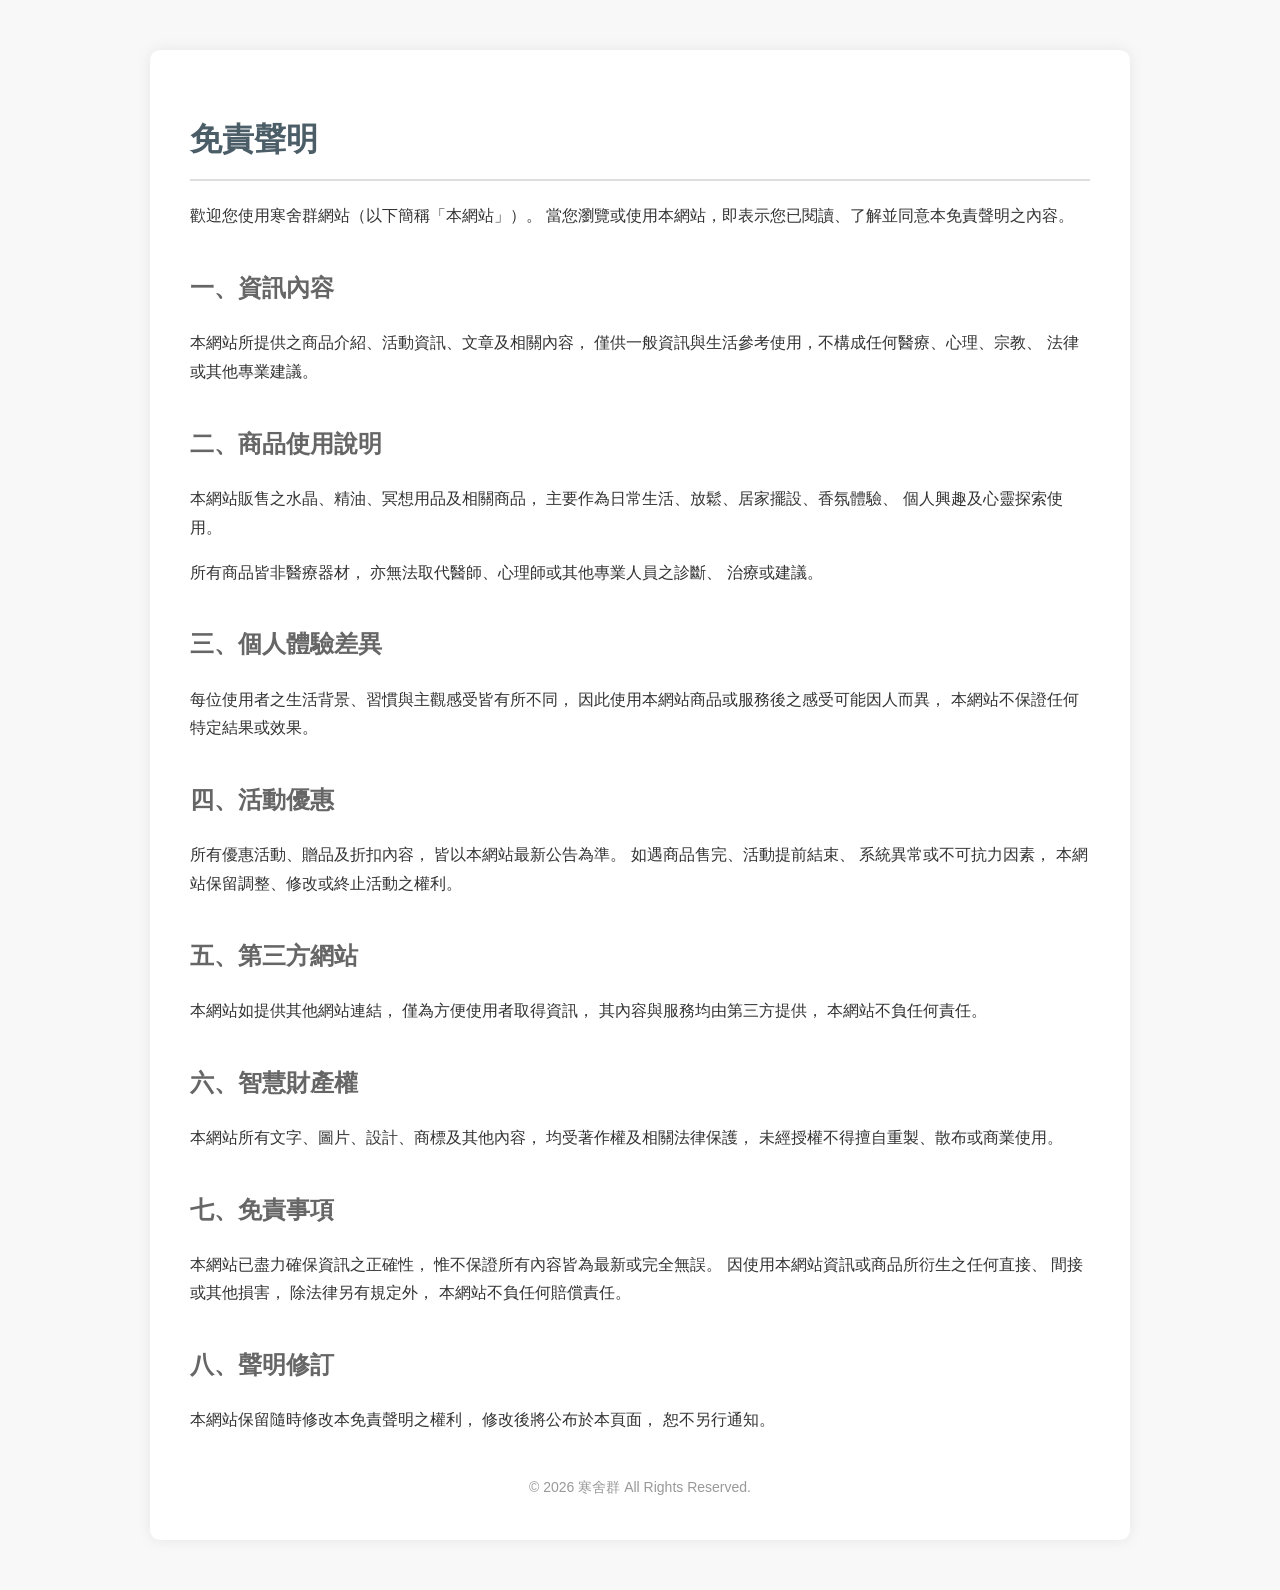
<file: disclaimer.html>
<!DOCTYPE html>
<html lang="zh-Hant">
<head>
<!-- Google Tag Manager -->
<script>(function(w,d,s,l,i){w[l]=w[l]||[];w[l].push({'gtm.start':
new Date().getTime(),event:'gtm.js'});var f=d.getElementsByTagName(s)[0],
j=d.createElement(s),dl=l!='dataLayer'?'&l='+l:'';j.async=true;j.src=
'https://www.googletagmanager.com/gtm.js?id='+i+dl;f.parentNode.insertBefore(j,f);
})(window,document,'script','dataLayer','GTM-NV8D6PT2');</script>
<!-- End Google Tag Manager -->
<script>
  window.dataLayer = window.dataLayer || [];
  window.dataLayer.push({
    event: 'gtm_debug_init',
    page_title: document.title,
    page_path: location.pathname
  });
</script>
<noscript><iframe src="https://www.googletagmanager.com/ns.html?id=GTM-NV8D6PT2"
height="0" width="0" style="display:none;visibility:hidden"></iframe></noscript>
<meta charset="UTF-8">
<meta name="viewport" content="width=device-width, initial-scale=1.0">
<title>免責聲明｜寒舍群</title>

<style>
body{
    font-family:"Microsoft JhengHei",sans-serif;
    background:#f8f8f8;
    margin:0;
    line-height:1.8;
    color:#333;
}
.container{
    max-width:900px;
    margin:50px auto;
    background:#fff;
    padding:40px;
    border-radius:10px;
    box-shadow:0 0 15px rgba(0,0,0,.08);
}
h1{
    color:#4b5d67;
    border-bottom:2px solid #ddd;
    padding-bottom:10px;
}
h2{
    margin-top:35px;
    color:#666;
}
footer{
    margin-top:40px;
    text-align:center;
    color:#999;
    font-size:14px;
}
</style>

</head>
<body>

<div class="container">

<h1>免責聲明</h1>

<p>
歡迎您使用寒舍群網站（以下簡稱「本網站」）。
當您瀏覽或使用本網站，即表示您已閱讀、了解並同意本免責聲明之內容。
</p>

<h2>一、資訊內容</h2>

<p>
本網站所提供之商品介紹、活動資訊、文章及相關內容，
僅供一般資訊與生活參考使用，不構成任何醫療、心理、宗教、
法律或其他專業建議。
</p>

<h2>二、商品使用說明</h2>

<p>
本網站販售之水晶、精油、冥想用品及相關商品，
主要作為日常生活、放鬆、居家擺設、香氛體驗、
個人興趣及心靈探索使用。
</p>

<p>
所有商品皆非醫療器材，
亦無法取代醫師、心理師或其他專業人員之診斷、
治療或建議。
</p>

<h2>三、個人體驗差異</h2>

<p>
每位使用者之生活背景、習慣與主觀感受皆有所不同，
因此使用本網站商品或服務後之感受可能因人而異，
本網站不保證任何特定結果或效果。
</p>

<h2>四、活動優惠</h2>

<p>
所有優惠活動、贈品及折扣內容，
皆以本網站最新公告為準。
如遇商品售完、活動提前結束、
系統異常或不可抗力因素，
本網站保留調整、修改或終止活動之權利。
</p>

<h2>五、第三方網站</h2>

<p>
本網站如提供其他網站連結，
僅為方便使用者取得資訊，
其內容與服務均由第三方提供，
本網站不負任何責任。
</p>

<h2>六、智慧財產權</h2>

<p>
本網站所有文字、圖片、設計、商標及其他內容，
均受著作權及相關法律保護，
未經授權不得擅自重製、散布或商業使用。
</p>

<h2>七、免責事項</h2>

<p>
本網站已盡力確保資訊之正確性，
惟不保證所有內容皆為最新或完全無誤。
因使用本網站資訊或商品所衍生之任何直接、
間接或其他損害，
除法律另有規定外，
本網站不負任何賠償責任。
</p>

<h2>八、聲明修訂</h2>

<p>
本網站保留隨時修改本免責聲明之權利，
修改後將公布於本頁面，
恕不另行通知。
</p>

<footer>

© 2026 寒舍群 All Rights Reserved.

</footer>

</div>

</body>
</html>
</file>
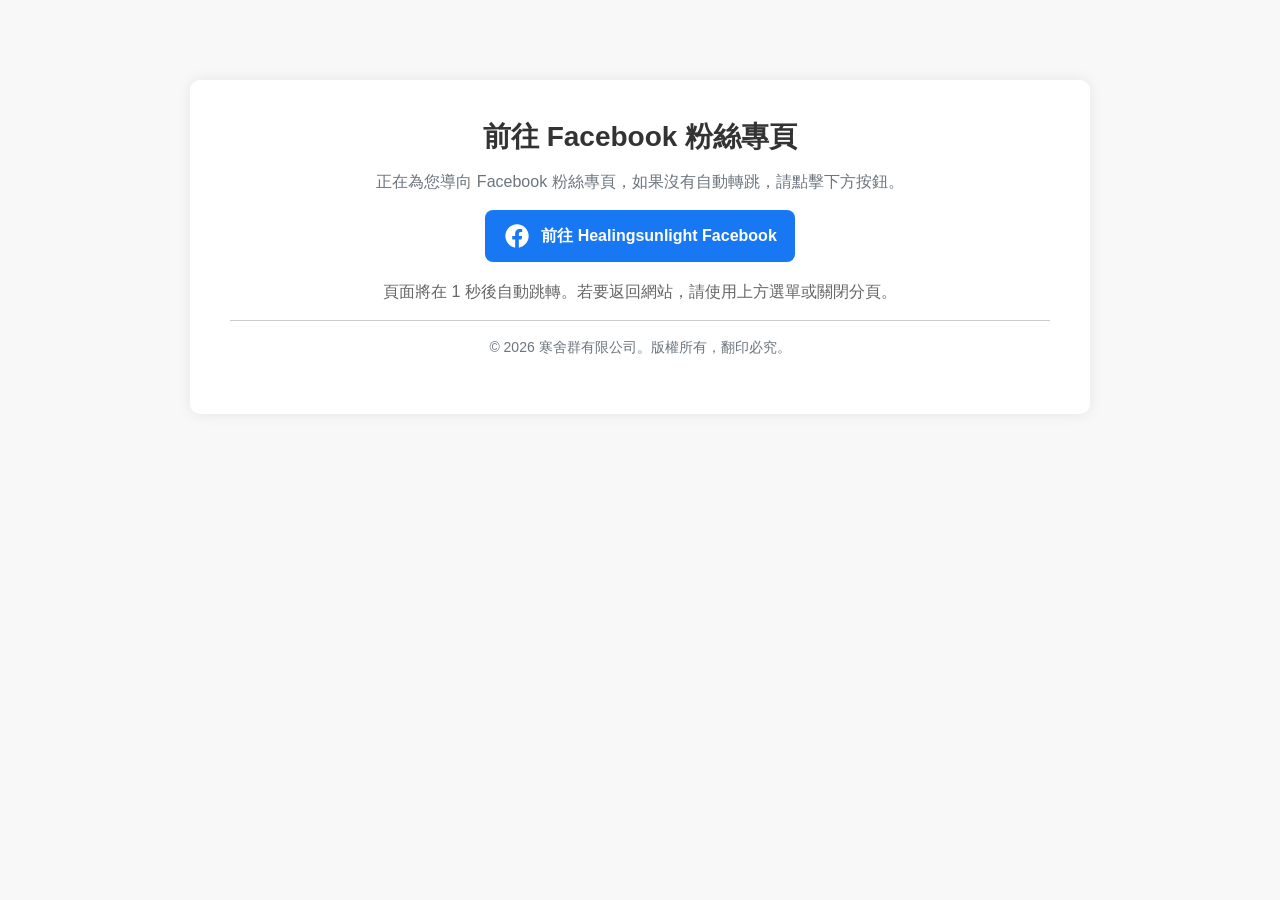
<file: fb.html>
<!doctype html>
<html lang="zh-Hant">
<head>
  <!-- Google Tag Manager -->
  <script>(function(w,d,s,l,i){w[l]=w[l]||[];w[l].push({'gtm.start':
  new Date().getTime(),event:'gtm.js'});var f=d.getElementsByTagName(s)[0],
  j=d.createElement(s),dl=l!='dataLayer'?'&l='+l:'';j.async=true;j.src=
  'https://www.googletagmanager.com/gtm.js?id='+i+dl;f.parentNode.insertBefore(j,f);
  })(window,document,'script','dataLayer','GTM-NV8D6PT2');</script>
  <!-- End Google Tag Manager -->
  <script>
    window.dataLayer = window.dataLayer || [];
    window.dataLayer.push({
      event: 'gtm_debug_init',
      page_title: document.title,
      page_path: location.pathname
    });
  </script>
  <noscript><iframe src="https://www.googletagmanager.com/ns.html?id=GTM-NV8D6PT2"
  height="0" width="0" style="display:none;visibility:hidden"></iframe></noscript>
  <meta charset="utf-8">
  <meta name="viewport" content="width=device-width, initial-scale=1">
  <title>前往 Facebook｜寒舍群</title>
  <!-- Auto-redirect to external Facebook page after 1 second -->
  <meta http-equiv="refresh" content="1;url=https://www.facebook.com/healingsunlight/">
  <link href="https://cdn.jsdelivr.net/npm/bootstrap@5.3.3/dist/css/bootstrap.min.css" rel="stylesheet">
  <style>
    body{font-family:"Microsoft JhengHei",sans-serif;background:#f8f8f8;color:#333;margin:0}
    .container{max-width:900px;margin:80px auto;background:#fff;padding:40px;border-radius:10px;box-shadow:0 0 15px rgba(0,0,0,.08)}
    .fb-btn{display:inline-flex;align-items:center;gap:10px;padding:12px 18px;background:#1877f2;color:white;border-radius:8px;text-decoration:none;font-weight:600}
    .fb-logo{width:28px;height:28px}
    .note{margin-top:18px;color:#666}
  </style>
</head>
<body>
  <div class="container text-center">
    <h1 class="h3 fw-bold">前往 Facebook 粉絲專頁</h1>
    <p class="mt-3 text-secondary">正在為您導向 Facebook 粉絲專頁，如果沒有自動轉跳，請點擊下方按鈕。</p>

    <a class="fb-btn" href="https://www.facebook.com/healingsunlight/" target="_blank" rel="noopener noreferrer">
      <!-- Simple Facebook SVG icon -->
      <svg class="fb-logo" viewBox="0 0 24 24" xmlns="http://www.w3.org/2000/svg" fill="currentColor" aria-hidden="true">
        <path d="M22 12.073C22 6.477 17.523 2 12 2S2 6.477 2 12.073C2 17.087 5.656 21.128 10.438 21.998v-6.987H7.898v-2.938h2.54V9.845c0-2.506 1.492-3.89 3.777-3.89 1.095 0 2.238.195 2.238.195v2.46h-1.26c-1.242 0-1.63.771-1.63 1.562v1.875h2.773l-.443 2.938h-2.33v6.987C18.344 21.128 22 17.087 22 12.073z"/>
      </svg>
      前往 Healingsunlight Facebook
    </a>

    <p class="note">頁面將在 1 秒後自動跳轉。若要返回網站，請使用上方選單或關閉分頁。</p>

    <hr>
    <p class="small text-secondary">© 2026 寒舍群有限公司。版權所有，翻印必究。</p>
  </div>
  <script src="https://cdn.jsdelivr.net/npm/bootstrap@5.3.3/dist/js/bootstrap.bundle.min.js"></script>
</body>
</html>
</file>
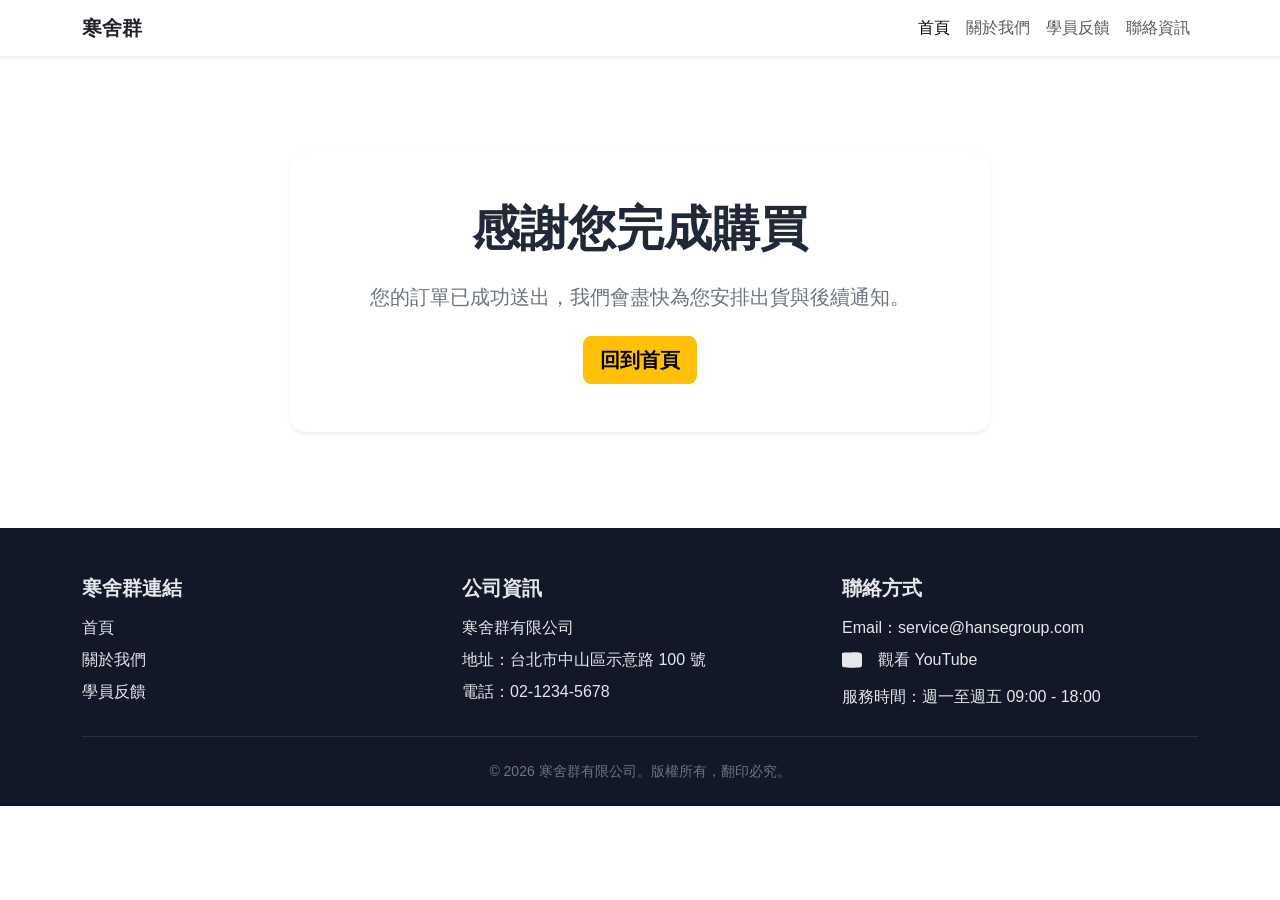
<file: goal.html>
<!doctype html>
<html lang="zh-Hant">
<head>
	<!-- Google Tag Manager -->
	<script>(function(w,d,s,l,i){w[l]=w[l]||[];w[l].push({'gtm.start':
	new Date().getTime(),event:'gtm.js'});var f=d.getElementsByTagName(s)[0],
	j=d.createElement(s),dl=l!='dataLayer'?'&l='+l:'';j.async=true;j.src=
	'https://www.googletagmanager.com/gtm.js?id='+i+dl;f.parentNode.insertBefore(j,f);
	})(window,document,'script','dataLayer','GTM-NV8D6PT2');</script>
	<!-- End Google Tag Manager -->
	<script>
		window.dataLayer = window.dataLayer || [];
		window.dataLayer.push({
			event: 'gtm_debug_init',
			page_title: document.title,
			page_path: location.pathname
		});
	</script>
	<noscript><iframe src="https://www.googletagmanager.com/ns.html?id=GTM-NV8D6PT2"
	height="0" width="0" style="display:none;visibility:hidden"></iframe></noscript>
	<meta charset="utf-8">
	<meta name="viewport" content="width=device-width, initial-scale=1">
	<title>寒舍群 - 網站初版</title>
	<link href="https://cdn.jsdelivr.net/npm/bootstrap@5.3.3/dist/css/bootstrap.min.css" rel="stylesheet">
	<link href="css/custom.css" rel="stylesheet">
</head>
<body>
	<nav class="navbar navbar-expand-lg sticky-top shadow-sm">
		<div class="container">
			<a class="navbar-brand fw-bold text-dark" href="#top">寒舍群</a>
			<button class="navbar-toggler" type="button" data-bs-toggle="collapse" data-bs-target="#mainNav" aria-controls="mainNav" aria-expanded="false" aria-label="切換選單">
				<span class="navbar-toggler-icon"></span>
			</button>
			<div class="collapse navbar-collapse" id="mainNav">
				<ul class="navbar-nav ms-auto mb-2 mb-lg-0">
					<li class="nav-item"><a class="nav-link active" href="#top">首頁</a></li>
					<li class="nav-item"><a class="nav-link" href="#about">關於我們</a></li>
					<li class="nav-item"><a class="nav-link" href="#reviews">學員反饋</a></li>
					<li class="nav-item"><a class="nav-link" href="#footer">聯絡資訊</a></li>
				</ul>
			</div>
		</div>
	</nav>

	<main id="top">
		<section class="py-5">
			<div class="container py-5">
				<div class="bg-white rounded-4 shadow-sm p-5 text-center" style="max-width: 700px; margin: 0 auto;">
					<h1 class="display-5 fw-bold mb-4">感謝您完成購買</h1>
					<p class="fs-5 text-secondary mb-4">您的訂單已成功送出，我們會盡快為您安排出貨與後續通知。</p>
					<a href="https://kc91111075-hub.github.io/Maditation_202606/" class="btn btn-warning btn-lg fw-semibold">回到首頁</a>
				</div>
			</div>
		</section>
	</main>

	<footer id="footer" class="footer-area pt-5 pb-4">
		<div class="container">
			<div class="row g-4">
				<div class="col-md-4">
					<h3 class="h5 fw-bold mb-3">寒舍群連結</h3>
					<ul class="list-unstyled mb-0">
						<li class="mb-2"><a href="#top">首頁</a></li>
						<li class="mb-2"><a href="#about">關於我們</a></li>
						<li class="mb-2"><a href="#reviews">學員反饋</a></li>
					</ul>
				</div>
				<div class="col-md-4">
					<h3 class="h5 fw-bold mb-3">公司資訊</h3>
					<p class="mb-2">寒舍群有限公司</p>
					<p class="mb-2">地址：台北市中山區示意路 100 號</p>
					<p class="mb-0">電話：02-1234-5678</p>
				</div>
				<div class="col-md-4">
					<h3 class="h5 fw-bold mb-3">聯絡方式</h3>
					<p class="mb-2">Email：service@hansegroup.com</p>
					<p class="mb-2 footer-social">
						<a href="https://www.youtube.com/watch?v=Njrgza6hs1A" target="_blank" rel="noopener noreferrer">
							<svg xmlns="http://www.w3.org/2000/svg" width="20" height="20" fill="currentColor" viewBox="0 0 16 16" class="me-2">
								<path d="M8.051 1.999h-.002C3.474 1.99 1.005 2.026.027 2.357A1.88 1.88 0 0 0 0 3.91v8.182c0 .833.516 1.566 1.345 1.75 1.031.247 4.093.324 6.736.324 2.645 0 5.707-.077 6.737-.324A1.88 1.88 0 0 0 16 12.092V3.91a1.88 1.88 0 0 0-1.345-1.75c-1.03-.247-4.092-.324-6.737-.323z"/>
								<path d="M6.635 5.139a.5.5 0 0 1 .765-.424l3.096 1.93a.5.5 0 0 1 0 .848l-3.096 1.93a.5.5 0 0 1-.765-.424V5.14z"/>
							</svg>
							<span>觀看 YouTube</span>
						</a>
					</p>
					<p class="mb-0">服務時間：週一至週五 09:00 - 18:00</p>
				</div>
			</div>
			<hr class="border-secondary my-4">
			<div class="text-center small text-secondary">© 2026 寒舍群有限公司。版權所有，翻印必究。</div>
		</div>
	</footer>

	<script src="https://cdn.jsdelivr.net/npm/bootstrap@5.3.3/dist/js/bootstrap.bundle.min.js"></script>
	<script>
		window.dataLayer = window.dataLayer || [];
		window.dataLayer.push({
			event: 'purchase',
			ecommerce: {
				transaction_id: 'ORDER-20260824-001',
				value: 2990,
				currency: 'TWD',
				items: [{
					item_id: 'course-001',
					item_name: '寒舍群課程',
					quantity: 1,
					price: 2990
				}]
			}
		});
	</script>
</body>
</html>
</file>
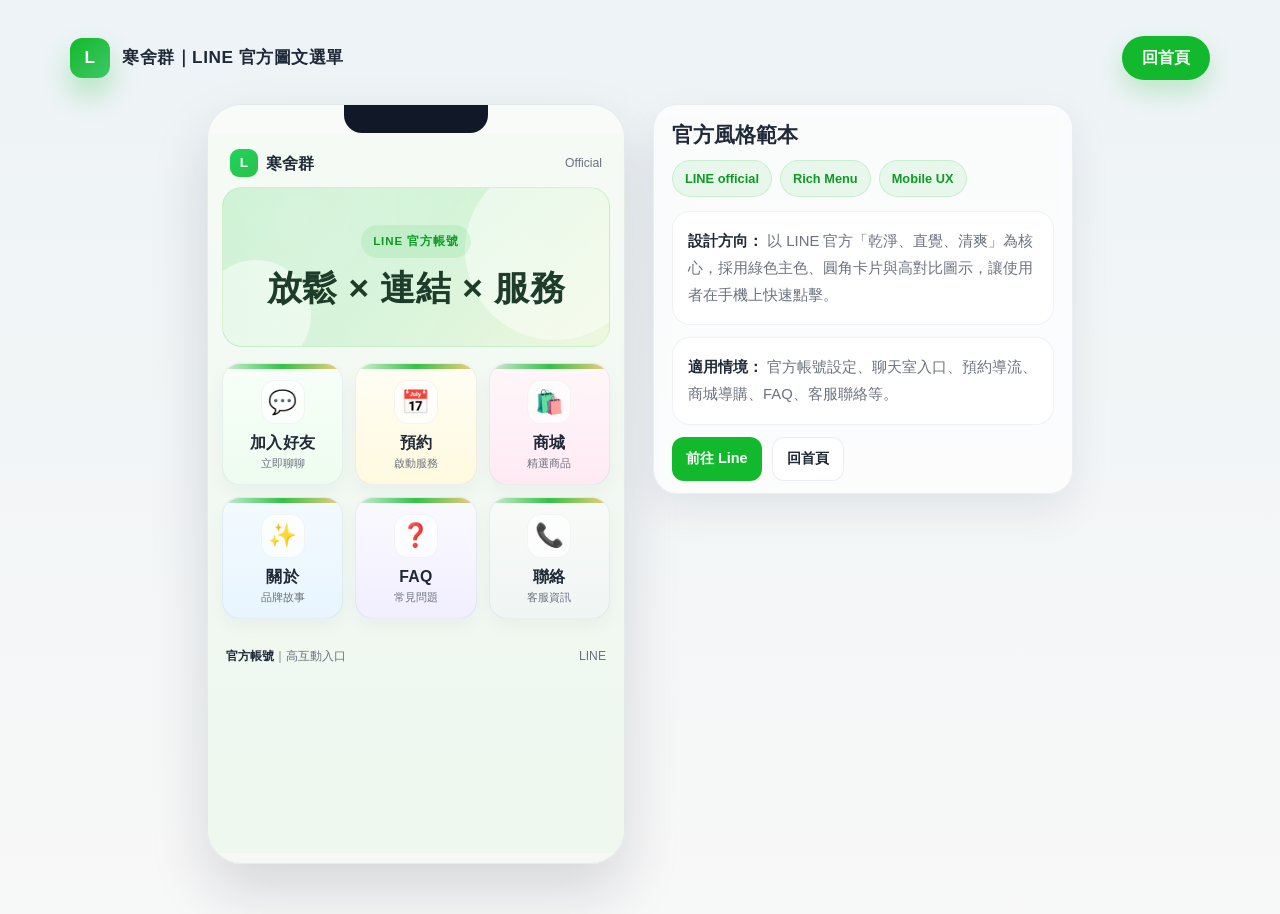
<file: line-rich-menu.html>
<!doctype html>
<html lang="zh-Hant">
<head>
  <meta charset="utf-8">
  <meta name="viewport" content="width=device-width, initial-scale=1">
  <title>LINE 官方圖文選單｜寒舍群</title>
  <link href="https://cdn.jsdelivr.net/npm/bootstrap@5.3.3/dist/css/bootstrap.min.css" rel="stylesheet">
  <style>
    :root {
      --bg: #f3f6f8;
      --surface: #ffffff;
      --surface-soft: #f6f9f7;
      --line-green: #12b92c;
      --line-green-deep: #0e9b25;
      --line-green-soft: #e9f7ea;
      --green-2: #71d287;
      --amber: #f8cf5c;
      --amber-soft: #fff7cf;
      --pink: #ff8eb8;
      --pink-soft: #ffeaf3;
      --sky: #58b6ff;
      --sky-soft: #e6f4ff;
      --purple: #9b88ff;
      --purple-soft: #f0ebff;
      --text: #1f2937;
      --text-muted: #6b7280;
      --shadow: 0 28px 60px rgba(15, 23, 42, 0.14);
      --radius: 34px;
    }

    * { box-sizing: border-box; }

    body {
      margin: 0;
      min-height: 100vh;
      display: flex;
      align-items: center;
      justify-content: center;
      background: linear-gradient(180deg, #edf3f6 0%, #f8f8f8 100%);
      font-family: "Microsoft JhengHei", "PingFang TC", "Noto Sans TC", sans-serif;
      color: var(--text);
    }

    .page-shell {
      width: min(1180px, calc(100vw - 30px));
      padding: 36px 20px 50px;
    }

    .topbar {
      display: flex;
      align-items: center;
      justify-content: space-between;
      gap: 16px;
      margin-bottom: 24px;
      flex-wrap: wrap;
    }

    .brand {
      display: inline-flex;
      align-items: center;
      gap: 12px;
      font-weight: 800;
      letter-spacing: 0.03em;
      font-size: 1.08rem;
    }

    .brand-badge {
      width: 40px;
      height: 40px;
      border-radius: 12px;
      background: linear-gradient(135deg, var(--line-green), #3ec868);
      display: grid;
      place-items: center;
      color: #fff;
      font-weight: 900;
      box-shadow: 0 16px 28px rgba(18, 185, 44, 0.28);
    }

    .home-link {
      display: inline-flex;
      align-items: center;
      justify-content: center;
      padding: 10px 20px;
      border-radius: 999px;
      background: var(--line-green);
      color: #fff;
      text-decoration: none;
      font-weight: 700;
      box-shadow: 0 12px 24px rgba(18, 185, 44, 0.22);
    }

    .preview-wrap {
      display: flex;
      justify-content: center;
      align-items: flex-start;
      gap: 28px;
      flex-wrap: wrap;
    }

    .phone {
      width: 418px;
      max-width: 100%;
      min-height: 760px;
      border-radius: var(--radius);
      background: linear-gradient(180deg, #f9fbf9 0%, #f5f8f5 100%);
      border: 1px solid rgba(100, 116, 139, 0.12);
      box-shadow: var(--shadow);
      overflow: hidden;
      position: relative;
    }

    .notch {
      width: 144px;
      height: 28px;
      border-radius: 0 0 18px 18px;
      background: #111827;
      margin: 0 auto;
      position: relative;
      z-index: 3;
    }

    .screen {
      padding: 12px 14px 16px;
      background: linear-gradient(180deg, #f5faf5 0%, #eef8ef 100%);
      min-height: 720px;
    }

    .header {
      display: flex;
      align-items: center;
      justify-content: space-between;
      padding: 4px 8px 10px;
    }

    .header .left {
      display: flex;
      align-items: center;
      gap: 8px;
      font-weight: 800;
      font-size: 1.02rem;
    }

    .line-mini {
      width: 28px;
      height: 28px;
      border-radius: 9px;
      background: linear-gradient(135deg, #1dd65a, #2dbf4b);
      display: grid;
      place-items: center;
      color: #fff;
      font-size: 0.85rem;
      font-weight: 900;
    }

    .header .right {
      font-size: 0.76rem;
      color: var(--text-muted);
    }

    .cover {
      height: 160px;
      border-radius: 20px;
      background:
        linear-gradient(135deg, rgba(18,185,44,0.18), rgba(228,248,230,0.6)),
        radial-gradient(circle at 20% 20%, rgba(255,255,255,0.9), rgba(255,255,255,0)),
        linear-gradient(135deg, #e9fff0 0%, #d9f7dc 46%, #fff6cf 100%);
      border: 1px solid rgba(18,185,44,0.08);
      position: relative;
      overflow: hidden;
      display: flex;
      align-items: center;
      justify-content: center;
      margin-bottom: 16px;
    }

    .cover::before,
    .cover::after {
      content: "";
      position: absolute;
      border-radius: 50%;
      background: rgba(255,255,255,0.5);
    }

    .cover::before {
      width: 180px;
      height: 180px;
      right: -36px;
      top: -28px;
    }

    .cover::after {
      width: 110px;
      height: 110px;
      left: -22px;
      bottom: -24px;
    }

    .cover-content {
      position: relative;
      text-align: center;
      z-index: 1;
    }

    .cover-badge {
      display: inline-flex;
      padding: 8px 12px;
      border-radius: 999px;
      background: rgba(18,185,44,0.1);
      color: var(--line-green-deep);
      font-size: 0.72rem;
      font-weight: 800;
      letter-spacing: 0.08em;
      margin-bottom: 10px;
    }

    .cover-title {
      font-size: clamp(1.7rem, 3vw, 2.2rem);
      font-weight: 900;
      line-height: 1.15;
      margin: 0;
      letter-spacing: 0.02em;
      color: #1d3d2a;
    }

    .menu-grid {
      display: grid;
      grid-template-columns: repeat(3, minmax(0, 1fr));
      gap: 12px;
    }

    .tile {
      position: relative;
      padding: 16px 12px 12px;
      border-radius: 18px;
      min-height: 110px;
      border: 1px solid rgba(148, 163, 184, 0.15);
      text-decoration: none;
      color: var(--text);
      display: flex;
      align-items: center;
      justify-content: center;
      flex-direction: column;
      text-align: center;
      box-shadow: 0 8px 18px rgba(15, 23, 42, 0.04);
      transition: transform 0.18s ease, box-shadow 0.18s ease;
      overflow: hidden;
    }

    .tile:hover {
      transform: translateY(-3px);
      box-shadow: 0 16px 28px rgba(15, 23, 42, 0.08);
      text-decoration: none;
      color: var(--text);
    }

    .tile::before {
      content: "";
      position: absolute;
      inset: 0 0 auto 0;
      height: 5px;
      background: linear-gradient(90deg, rgba(18,185,44,0.18), rgba(18,185,44,0.86), rgba(246,186,74,0.7));
    }

    .tile--green { background: linear-gradient(180deg, #f7fff8 0%, #eefcf0 100%); }
    .tile--amber { background: linear-gradient(180deg, #fffef5 0%, #fff9df 100%); }
    .tile--pink { background: linear-gradient(180deg, #fff7fa 0%, #ffeaf4 100%); }
    .tile--sky { background: linear-gradient(180deg, #f3faff 0%, #e8f5ff 100%); }
    .tile--purple { background: linear-gradient(180deg, #fbf9ff 0%, #f1efff 100%); }
    .tile--gray { background: linear-gradient(180deg, #f8fbf8 0%, #f0f4f3 100%); }

    .tile-icon {
      width: 44px;
      height: 44px;
      border-radius: 14px;
      display: grid;
      place-items: center;
      font-size: 1.45rem;
      background: rgba(255,255,255,0.72);
      box-shadow: inset 0 0 0 1px rgba(15, 23, 42, 0.04);
      margin-bottom: 8px;
    }

    .tile-name {
      font-weight: 800;
      letter-spacing: 0.02em;
      font-size: 0.99rem;
      line-height: 1.4;
    }

    .tile-note {
      font-size: 0.7rem;
      color: var(--text-muted);
      margin-top: 2px;
      line-height: 1.4;
    }

    .meta {
      margin-top: 22px;
      display: flex;
      align-items: center;
      justify-content: space-between;
      gap: 12px;
      padding: 6px 4px 0;
      font-size: 0.76rem;
      color: var(--text-muted);
    }

    .meta strong {
      color: var(--text);
    }

    .notes-panel {
      width: min(420px, 100%);
      padding: 18px 18px 12px;
      background: rgba(255,255,255,0.7);
      border: 1px solid rgba(148,163,184,0.16);
      border-radius: 24px;
      box-shadow: 0 16px 40px rgba(15, 23, 42, 0.08);
      backdrop-filter: blur(6px);
    }

    .notes-panel h2 {
      margin: 0 0 12px;
      font-size: 1.3rem;
      font-weight: 900;
    }

    .chips {
      display: flex;
      flex-wrap: wrap;
      gap: 8px;
      margin-bottom: 14px;
    }

    .chip {
      padding: 8px 12px;
      border-radius: 999px;
      background: rgba(18,185,44,0.08);
      color: var(--line-green-deep);
      border: 1px solid rgba(18,185,44,0.15);
      font-weight: 700;
      font-size: 0.8rem;
    }

    .info-block {
      background: #fff;
      border: 1px solid rgba(148,163,184,0.15);
      border-radius: 18px;
      padding: 16px 15px;
      margin-bottom: 12px;
    }

    .info-block p {
      margin: 0;
      line-height: 1.8;
      color: var(--text-muted);
      font-size: 0.93rem;
    }

    .info-block strong {
      color: var(--text);
    }

    .btn-row {
      display: flex;
      flex-wrap: wrap;
      gap: 10px;
      margin-top: 10px;
    }

    .mini-btn {
      display: inline-flex;
      align-items: center;
      justify-content: center;
      padding: 10px 14px;
      border-radius: 12px;
      text-decoration: none;
      font-weight: 700;
      font-size: 0.9rem;
    }

    .mini-btn.primary {
      background: var(--line-green);
      color: #fff;
    }

    .mini-btn.secondary {
      background: #fff;
      border: 1px solid rgba(148,163,184,0.2);
      color: var(--text);
    }

    @media (max-width: 820px) {
      .notes-panel { width: 100%; }
      .preview-wrap { gap: 18px; }
      .page-shell { padding-top: 20px; }
    }
  </style>
</head>
<body>
  <div class="page-shell">
    <div class="topbar">
      <div class="brand">
        <span class="brand-badge">L</span>
        <span>寒舍群｜LINE 官方圖文選單</span>
      </div>
      <a class="home-link" href="index.html">回首頁</a>
    </div>

    <div class="preview-wrap">
      <div class="phone" aria-label="LINE rich menu mockup preview">
        <div class="notch"></div>
        <div class="screen">
          <div class="header">
            <div class="left">
              <span class="line-mini">L</span>
              <span>寒舍群</span>
            </div>
            <div class="right">Official</div>
          </div>

          <div class="cover">
            <div class="cover-content">
              <div class="cover-badge">LINE 官方帳號</div>
              <h1 class="cover-title">放鬆 × 連結 × 服務</h1>
            </div>
          </div>

          <div class="menu-grid">
            <a class="tile tile--green" href="https://lin.ee/pW8Sw2F" target="_blank" rel="noopener noreferrer">
              <div class="tile-icon">💬</div>
              <div class="tile-name">加入好友</div>
              <div class="tile-note">立即聊聊</div>
            </a>

            <a class="tile tile--amber" href="https://docs.google.com/forms/d/e/1FAIpQLSeCOQFdVwTcO2GMFBZGq_Jwo10uvlZ6RrZistFbFv9buNhlJA/viewform" target="_blank" rel="noopener noreferrer">
              <div class="tile-icon">📅</div>
              <div class="tile-name">預約</div>
              <div class="tile-note">啟動服務</div>
            </a>

            <a class="tile tile--pink" href="goal.html" target="_blank" rel="noopener noreferrer">
              <div class="tile-icon">🛍️</div>
              <div class="tile-name">商城</div>
              <div class="tile-note">精選商品</div>
            </a>

            <a class="tile tile--sky" href="index.html#about" target="_blank" rel="noopener noreferrer">
              <div class="tile-icon">✨</div>
              <div class="tile-name">關於</div>
              <div class="tile-note">品牌故事</div>
            </a>

            <a class="tile tile--purple" href="disclaimer.html" target="_blank" rel="noopener noreferrer">
              <div class="tile-icon">❓</div>
              <div class="tile-name">FAQ</div>
              <div class="tile-note">常見問題</div>
            </a>

            <a class="tile tile--gray" href="index.html#footer" target="_blank" rel="noopener noreferrer">
              <div class="tile-icon">📞</div>
              <div class="tile-name">聯絡</div>
              <div class="tile-note">客服資訊</div>
            </a>
          </div>

          <div class="meta">
            <span><strong>官方帳號</strong>｜高互動入口</span>
            <span>LINE</span>
          </div>
        </div>
      </div>

      <aside class="notes-panel">
        <h2>官方風格範本</h2>
        <div class="chips">
          <span class="chip">LINE official</span>
          <span class="chip">Rich Menu</span>
          <span class="chip">Mobile UX</span>
        </div>

        <div class="info-block">
          <p><strong>設計方向：</strong> 以 LINE 官方「乾淨、直覺、清爽」為核心，採用綠色主色、圓角卡片與高對比圖示，讓使用者在手機上快速點擊。</p>
        </div>

        <div class="info-block">
          <p><strong>適用情境：</strong> 官方帳號設定、聊天室入口、預約導流、商城導購、FAQ、客服聯絡等。</p>
        </div>

        <div class="btn-row">
          <a class="mini-btn primary" href="https://lin.ee/pW8Sw2F" target="_blank" rel="noopener noreferrer">前往 Line</a>
          <a class="mini-btn secondary" href="index.html">回首頁</a>
        </div>
      </aside>
    </div>
  </div>
</body>
</html>
</file>
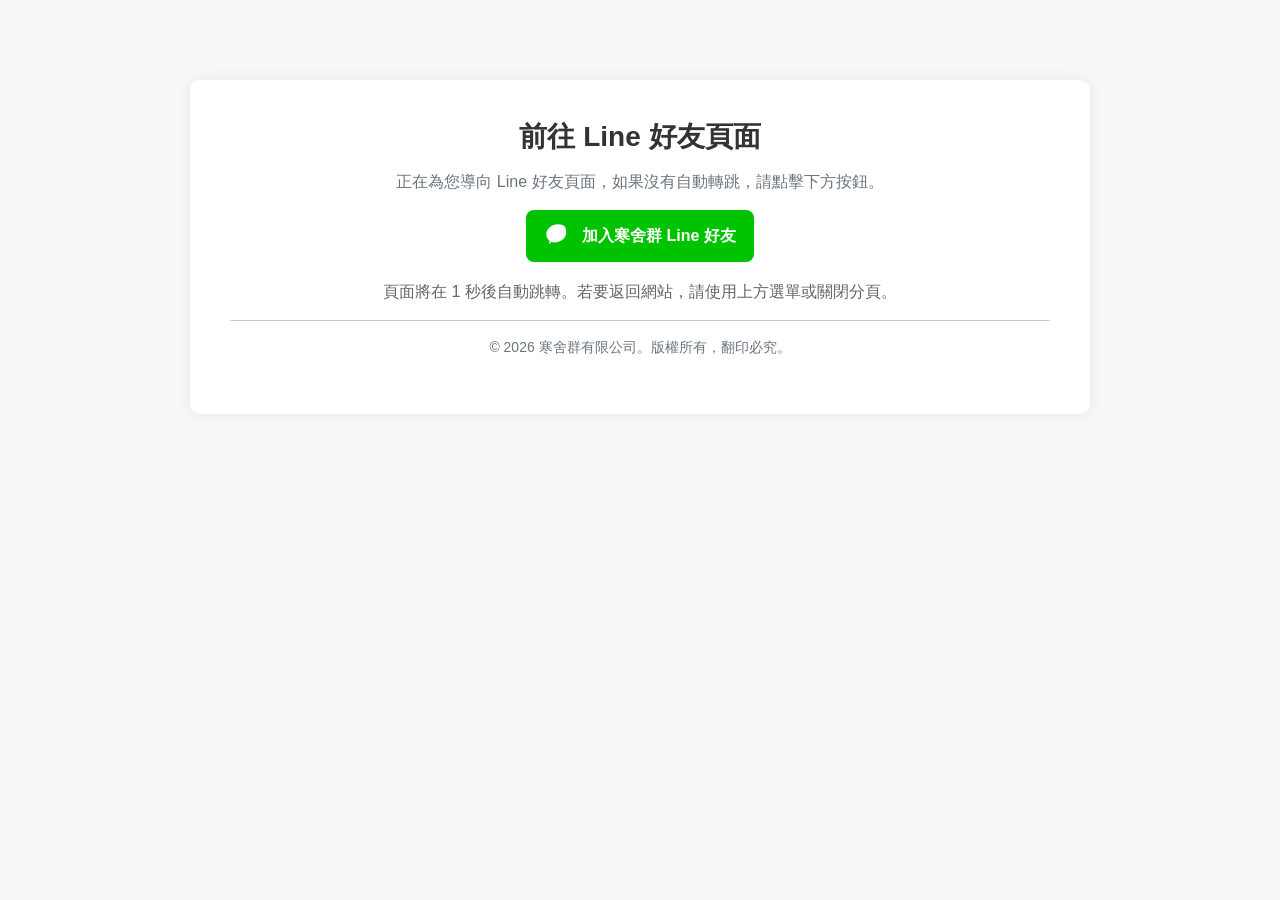
<file: line.html>
<!doctype html>
<html lang="zh-Hant">
<head>
  <!-- Google Tag Manager -->
  <script>(function(w,d,s,l,i){w[l]=w[l]||[];w[l].push({'gtm.start':
  new Date().getTime(),event:'gtm.js'});var f=d.getElementsByTagName(s)[0],
  j=d.createElement(s),dl=l!='dataLayer'?'&l='+l:'';j.async=true;j.src=
  'https://www.googletagmanager.com/gtm.js?id='+i+dl;f.parentNode.insertBefore(j,f);
  })(window,document,'script','dataLayer','GTM-NV8D6PT2');</script>
  <!-- End Google Tag Manager -->
  <script>
    window.dataLayer = window.dataLayer || [];
    window.dataLayer.push({
      event: 'gtm_debug_init',
      page_title: document.title,
      page_path: location.pathname
    });
  </script>
  <noscript><iframe src="https://www.googletagmanager.com/ns.html?id=GTM-NV8D6PT2"
  height="0" width="0" style="display:none;visibility:hidden"></iframe></noscript>
  <meta charset="utf-8">
  <meta name="viewport" content="width=device-width, initial-scale=1">
  <title>聯絡我們 - Line｜寒舍群</title>
  <!-- Auto-redirect to external Line link after 1 second -->
  <meta http-equiv="refresh" content="1;url=https://lin.ee/pW8Sw2F">
  <link href="https://cdn.jsdelivr.net/npm/bootstrap@5.3.3/dist/css/bootstrap.min.css" rel="stylesheet">
  <style>
    body{font-family:"Microsoft JhengHei",sans-serif;background:#f8f8f8;color:#333;margin:0}
    .container{max-width:900px;margin:80px auto;background:#fff;padding:40px;border-radius:10px;box-shadow:0 0 15px rgba(0,0,0,.08)}
    .line-btn{display:inline-flex;align-items:center;gap:10px;padding:12px 18px;background:#00c300;color:white;border-radius:8px;text-decoration:none;font-weight:600}
    .line-logo{width:28px;height:28px}
    .note{margin-top:18px;color:#666}
  </style>
</head>
<body>
  <div class="container text-center">
    <h1 class="h3 fw-bold">前往 Line 好友頁面</h1>
    <p class="mt-3 text-secondary">正在為您導向 Line 好友頁面，如果沒有自動轉跳，請點擊下方按鈕。</p>

    <a class="line-btn" href="https://lin.ee/pW8Sw2F" target="_blank" rel="noopener noreferrer">
      <!-- Simple Line SVG icon -->
      <svg class="line-logo" viewBox="0 0 24 24" xmlns="http://www.w3.org/2000/svg" fill="currentColor" aria-hidden="true">
        <path d="M12 2C6.477 2 2 5.91 2 10.5c0 2.26 1.06 4.31 2.82 5.79-.02.2-.12.98-.48 2.43 0 0-.04.28.18.11.21-.17 1.5-1.61 1.64-1.73.87.24 1.86.37 2.86.38 5.523 0 10-3.91 10-8.5S17.523 2 12 2z"/>
      </svg>
      加入寒舍群 Line 好友
    </a>

    <p class="note">頁面將在 1 秒後自動跳轉。若要返回網站，請使用上方選單或關閉分頁。</p>

    <hr>
    <p class="small text-secondary">© 2026 寒舍群有限公司。版權所有，翻印必究。</p>
  </div>
  <script src="https://cdn.jsdelivr.net/npm/bootstrap@5.3.3/dist/js/bootstrap.bundle.min.js"></script>
</body>
</html>
</file>
<file: css/custom.css>
:root {
	--brand-dark: #1f2937;
	--brand-accent: #c89b3c;
	--brand-soft: #f7f3ea;
}

body {
	font-family: "Segoe UI", sans-serif;
	color: #1f2937;
	background: #ffffff;
}

.navbar {
	background: rgba(255, 255, 255, 0.96);
	backdrop-filter: blur(10px);
}

.section-title {
	position: relative;
	display: inline-block;
	padding-bottom: 0.5rem;
	margin-bottom: 1.5rem;
}

.section-title::after {
	content: "";
	position: absolute;
	left: 0;
	bottom: 0;
	width: 72px;
	height: 3px;
	background: var(--brand-accent);
	border-radius: 999px;
}

.hero-carousel .carousel-item {
	height: 72vh;
	min-height: 460px;
}

.hero-carousel .carousel-item img {
	width: 100%;
	height: 100%;
	object-fit: cover;
	filter: brightness(0.82);
}

.hero-carousel .carousel-item iframe,
.hero-carousel .carousel-item .ratio {
	width: 100%;
	height: 100%;
	display: block;
}

.hero-carousel .carousel-item iframe {
	border: 0;
}

.hero-overlay {
	position: absolute;
	inset: 0;
	display: flex;
	align-items: center;
	background: linear-gradient(90deg, rgba(31, 41, 55, 0.72), rgba(31, 41, 55, 0.08));
}

.hero-copy {
	max-width: 640px;
}

a.btnstyle {
	color: white;
	background-color: #ff1493;
	font-size: 48px;
	padding: 30px 40px;
	border: 4px solid #ffd166 !important;
	border-radius: 20px;
	cursor: pointer;
	text-decoration: none;
	line-height: 5em;
	display: inline-block;
}
a.btnstyle:hover {
	background-color: #adff2f;
	border-color: #ff7f50 !important;
}

.about-image {
	border-radius: 1.5rem;
	overflow: hidden;
	box-shadow: 0 20px 50px rgba(15, 23, 42, 0.12);
}

.feature-card {
	border: 0;
	border-radius: 1.25rem;
	box-shadow: 0 14px 30px rgba(15, 23, 42, 0.08);
	transition: transform 0.2s ease, box-shadow 0.2s ease;
}

.feature-card:hover {
	transform: translateY(-4px);
	box-shadow: 0 20px 40px rgba(15, 23, 42, 0.12);
}

.footer-area {
	background: #111827;
	color: #e5e7eb;
}

.footer-area a {
	color: #e5e7eb;
	text-decoration: none;
}

.footer-area a:hover {
	color: var(--brand-accent);
}

.footer-social a {
	display: inline-flex;
	align-items: center;
	gap: 0.5rem;
	color: #e5e7eb;
}

.footer-social a:hover {
	color: #ff0000;
}
</file>
